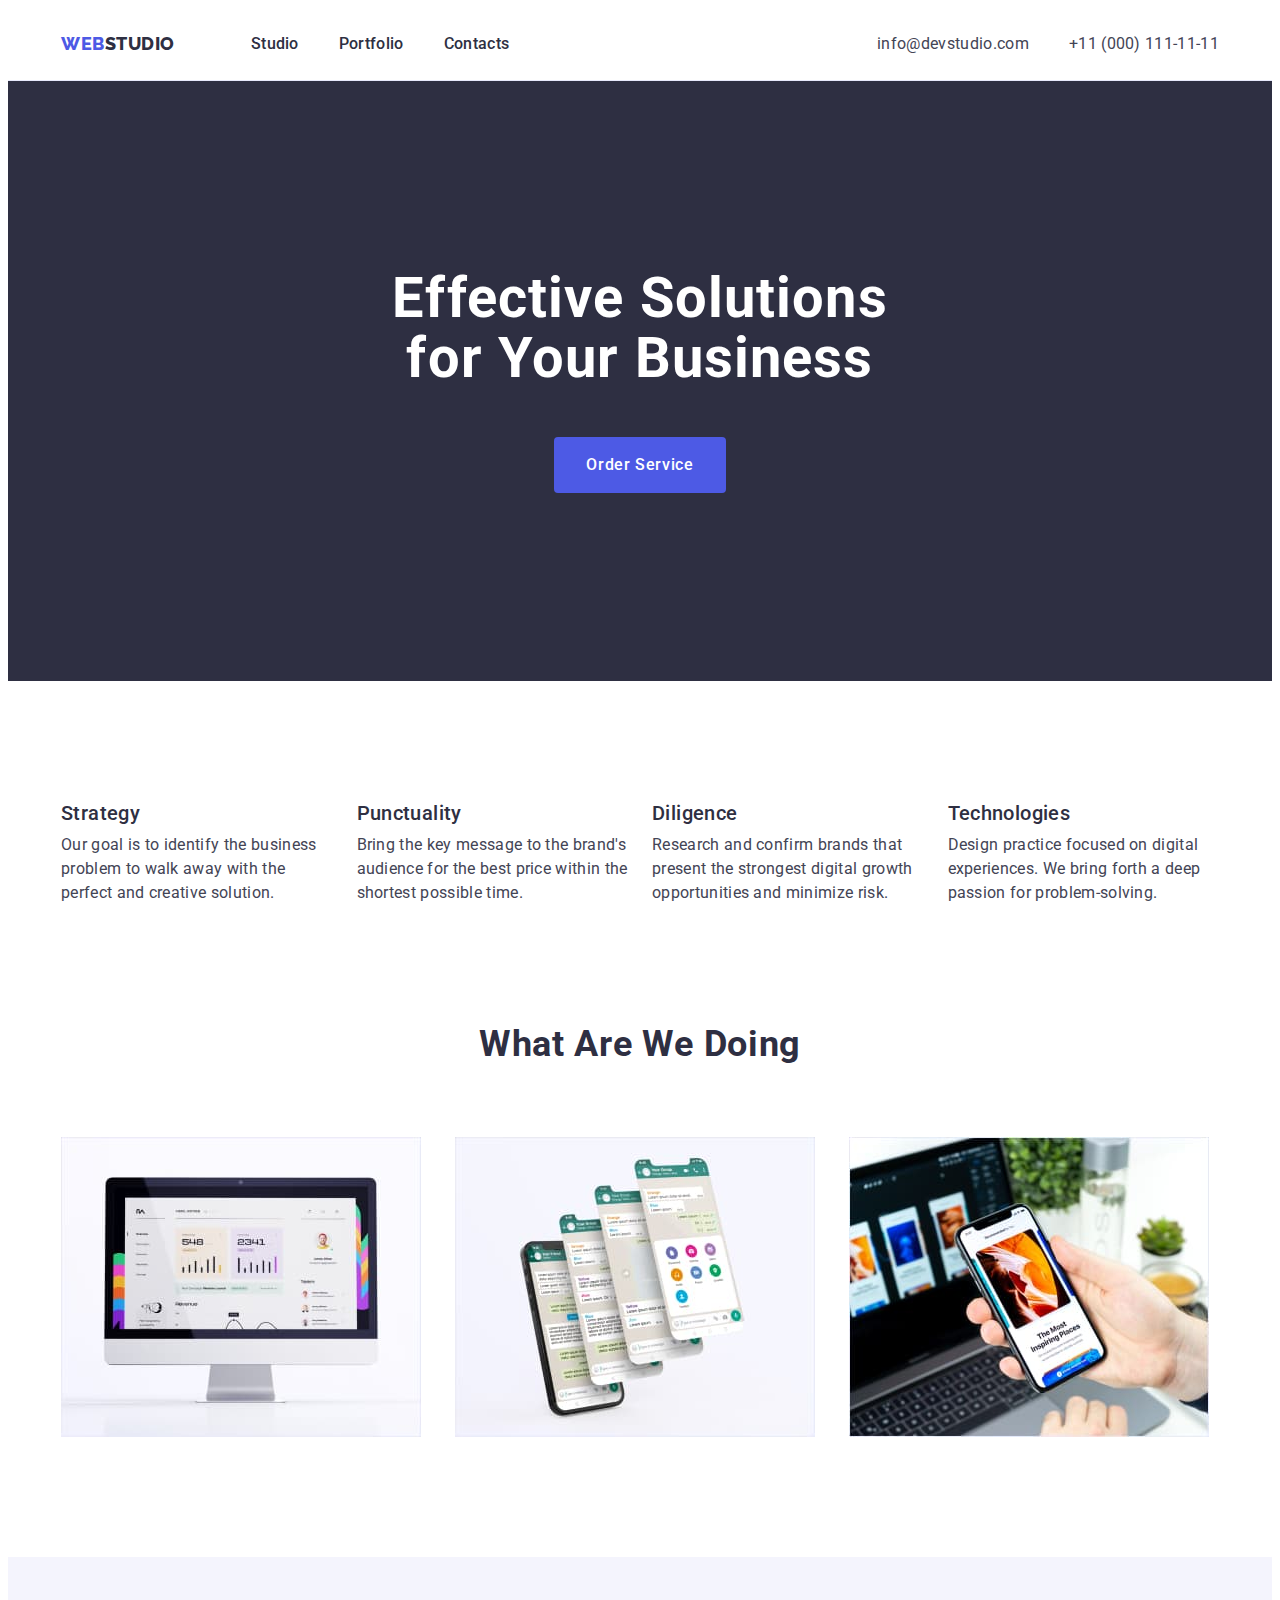
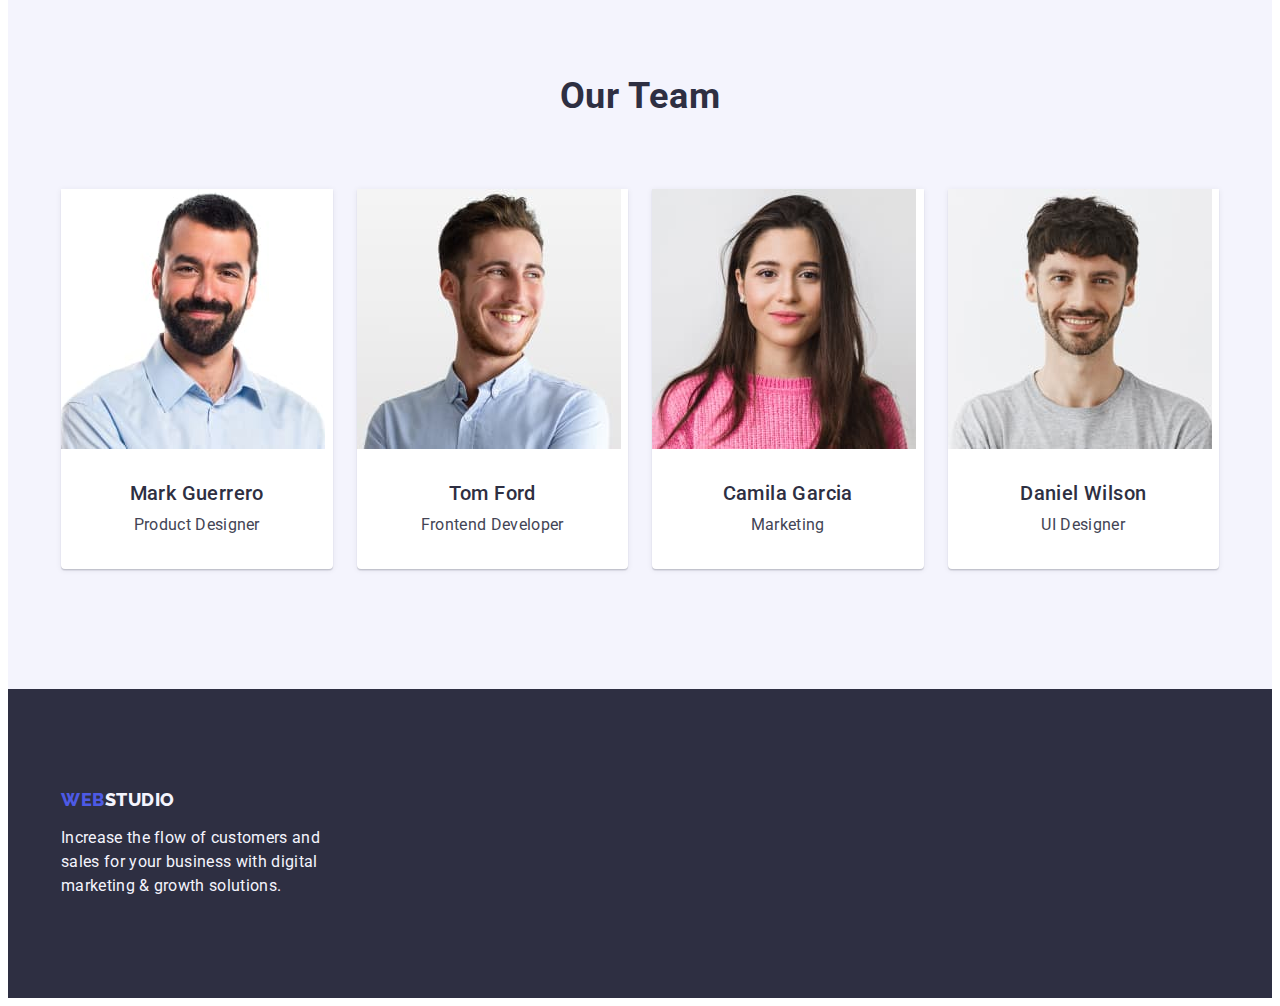
<file: index.html>
<!DOCTYPE html>
<html lang="en">
<head>
    <meta charset="UTF-8">
    <meta name="viewport" content="width=device-width, initial-scale=1.0">
    <title>Web Studio</title>
    <link rel="preconnect" href="https://fonts.googleapis.com">
    <link rel="preconnect" href="https://fonts.gstatic.com" crossorigin>
    <link href="https://fonts.googleapis.com/css2?family=Raleway:wght@800&family=Roboto:wght@400;500;700;900&display=swap"
        rel="stylesheet">
    <link rel="stylesheet" href="https://cdnjs.cloudflare.com/ajax/libs/modern-normalize/2.0.0/modern-normalize.min.css"
        integrity="sha512-4xo8blKMVCiXpTaLzQSLSw3KFOVPWhm/TRtuPVc4WG6kUgjH6J03IBuG7JZPkcWMxJ5huwaBpOpnwYElP/m6wg=="
        crossorigin="anonymous" referrerpolicy="no-referrer" />
    <link rel="stylesheet" href="./css/styles.css" />
</head>
<body>
    <header class="header">
        <div class="container header-container">
        <nav class="header-navigation">
            
        <a href="./index.html" class="header-logo link">WEB<span class="header-logo-accent">Studio</span></a>
            
        <ul class="header-menu list">
            <li class="header-menu-item"><a href="./index.html" class="header-menu-link link">Studio</a></li>
            <li class="header-menu-item"><a href="./portfolio.html" class="header-menu-link link">Portfolio</a></li>
            <li class="header-menu-item"><a href="" class="header-menu-link link">Contacts</a></li>
        </ul>
        </nav>
        <address class="header-address">
            <ul class="header-address-list list">
            <li class="header-address-list-item"><a href="mailto:info@devstudio.com" class="header-address-link link">info@devstudio.com</a></li>
            <li class="header-address-list-item"><a href="tel:+110001111111" class="header-address-link link">+11 (000) 111-11-11</a></li>
            </ul>
        </address>
        </div>
    </header>

    <main>
        <section class="hero">
        <div class="container hero-container">
        <h1 class="hero-title">Effective Solutions
            for Your Business</h1>
        <button type="button" class="hero-btn">Order Service</button>
        </div>
        </section>

        <section class="advantages">
          <div class="container">
            <h2 class="visually-hidden">Advantages</h2>
          <ul class="advantages-list list">
            <li class="advantages-item">
                <h3 class="advantages-subtitle">Strategy</h3>
                <p class="advantages-item-text">Our goal is to identify the business
                problem to walk away with the perfect and creative solution.</p>
            </li>
            <li class="advantages-item">
                <h3 class="advantages-subtitle">Punctuality</h3>
                <p class="advantages-item-text">Bring the key message to the brand's audience for the best price within the shortest possible time.</p>
            </li>
            <li class="advantages-item">
                <h3 class="advantages-subtitle">Diligence</h3>
                <p class="advantages-item-text">Research and confirm brands that present the strongest digital growth opportunities and minimize risk.</p>
            </li>
            <li class="advantages-item">
                <h3 class="advantages-subtitle">Technologies</h3>
                <p class="advantages-item-text">Design practice focused on digital experiences. We bring forth a deep passion for problem-solving.</p>
            </li>
          </ul>
          </div>
        </section>
        <section class="doing">
            <div class="container">
            <h2 class="doing-title">What are we doing</h2>
            <ul class="doing-list list">
                <li class="doing-item"><img src="./images/computer.jpg" alt="computer" width="360" height="300"></li>
                <li class="doing-item"><img src="./images/device.jpg" alt="device" width="360" height="300"></li>
                <li class="doing-item"><img src="./images/telephone.jpg" alt="telephone" width="360" height="300"></li>
            </ul>
            </div>
        </section>
        <section class="team">
            <div class="container">
            <h2 class="team-title">Our Team</h2>
            <ul class="team-list list">
                <li class="team-item">
                    <img src="./images/mark.jpg" alt="Mark" width="264" height="260">
                    <div class="team-foto">
                    <h3 class="team-name">Mark Guerrero</h3>
                    <p class="team-text">Product Designer</p>
                    </div>
                </li>
                <li class="team-item">
                    <img src="./images/tom.jpg" alt="Tom" width="264" height="260">
                    <div class="team-foto">
                    <h3 class="team-name">Tom Ford</h3>
                    <p class="team-text">Frontend Developer</p>
                    </div>
                </li>
                <li class="team-item">
                    <img src="./images/camila.jpg" alt="Camila" width="264" height="260">
                    <div class="team-foto">
                    <h3 class="team-name">Camila Garcia</h3>
                    <p class="team-text">Marketing</p>
                    </div>
                </li>
                <li class="team-item">
                    <img src="./images/daniel.jpg" alt="Daniel" width="264" height="260">
                    <div class="team-foto">
                    <h3 class="team-name">Daniel Wilson</h3>
                    <p class="team-text">UI Designer</p>
                    </div>
                </li>
            </ul>
            </div>
        </section>
    </main>
    <footer class="footer">
        <div class="container">
            
        <a href="./index.html" class="footer-logo link">WEB<span class="footer-logo-accent">Studio</span></a>
        <p class="footer-text">Increase the flow of customers and sales for your business with digital marketing & growth solutions.</p>
            
        </div>
    </footer>
</body>
</html>
</file>
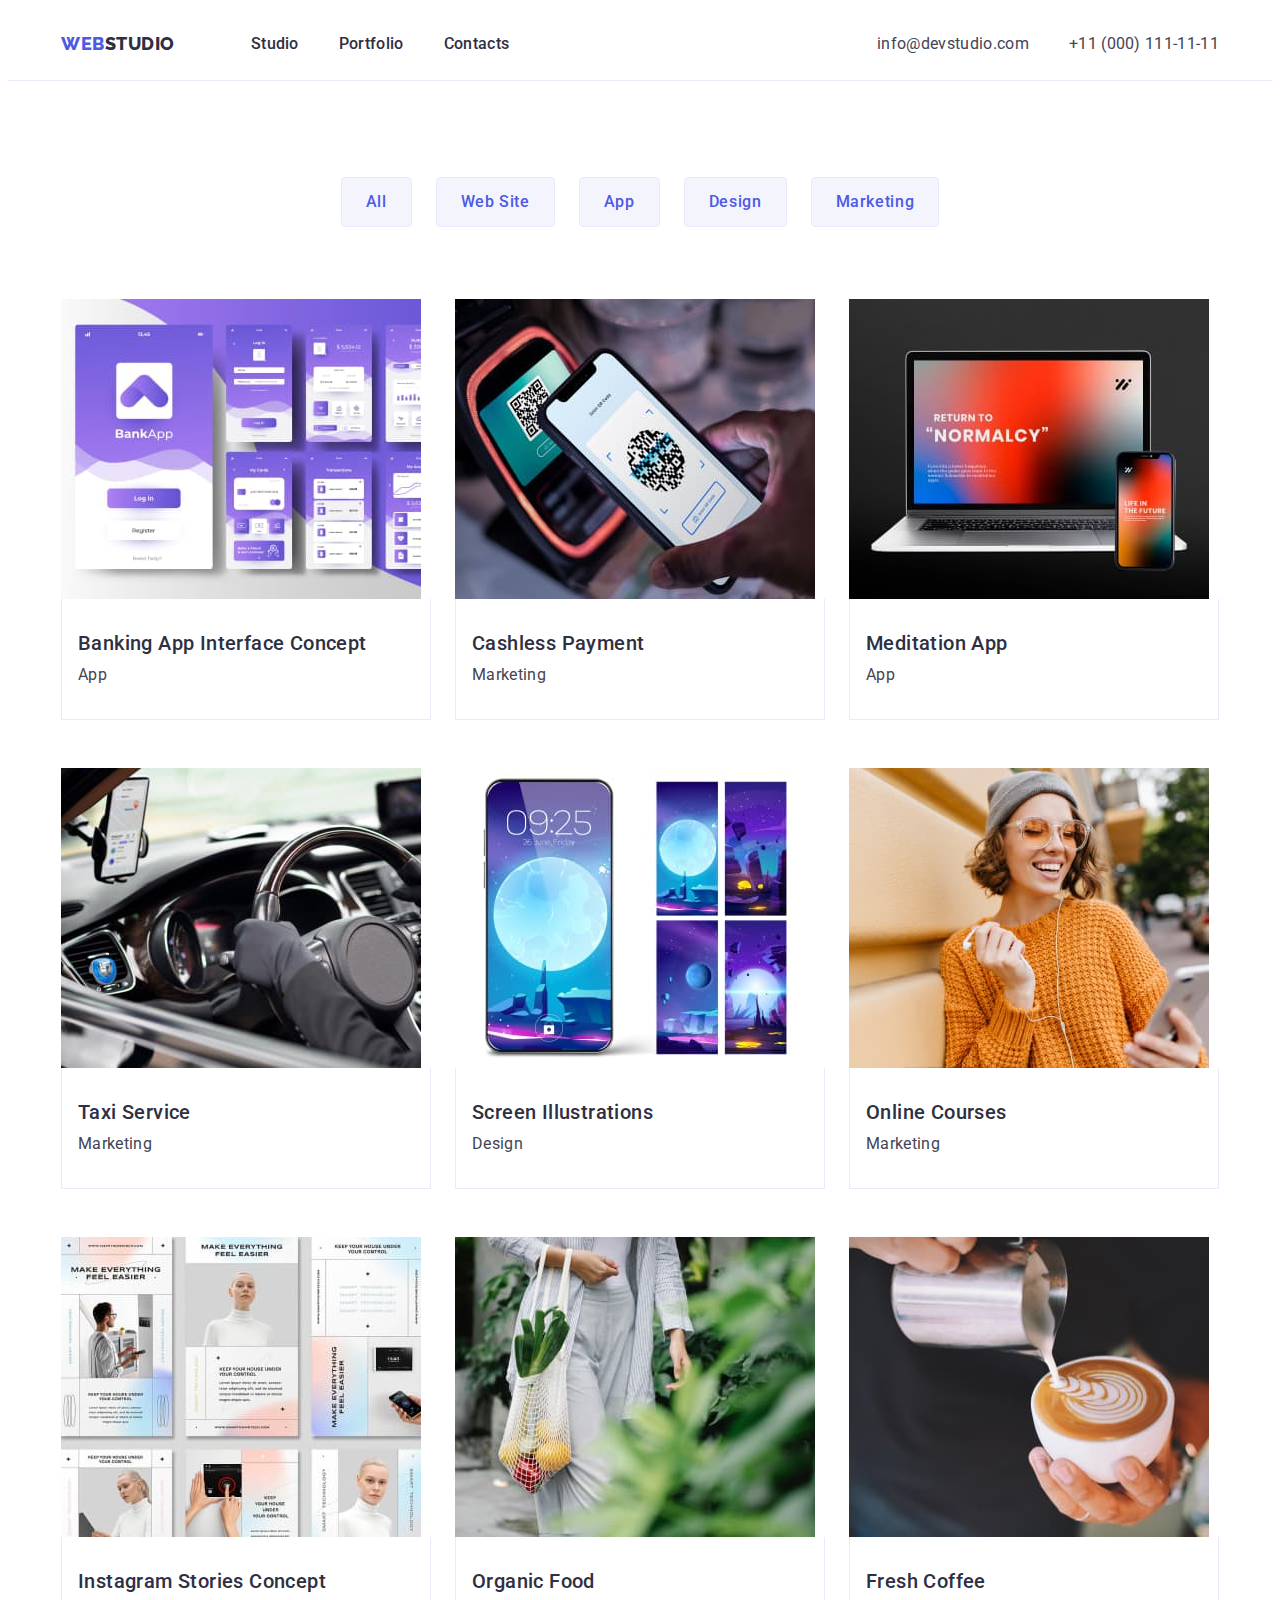
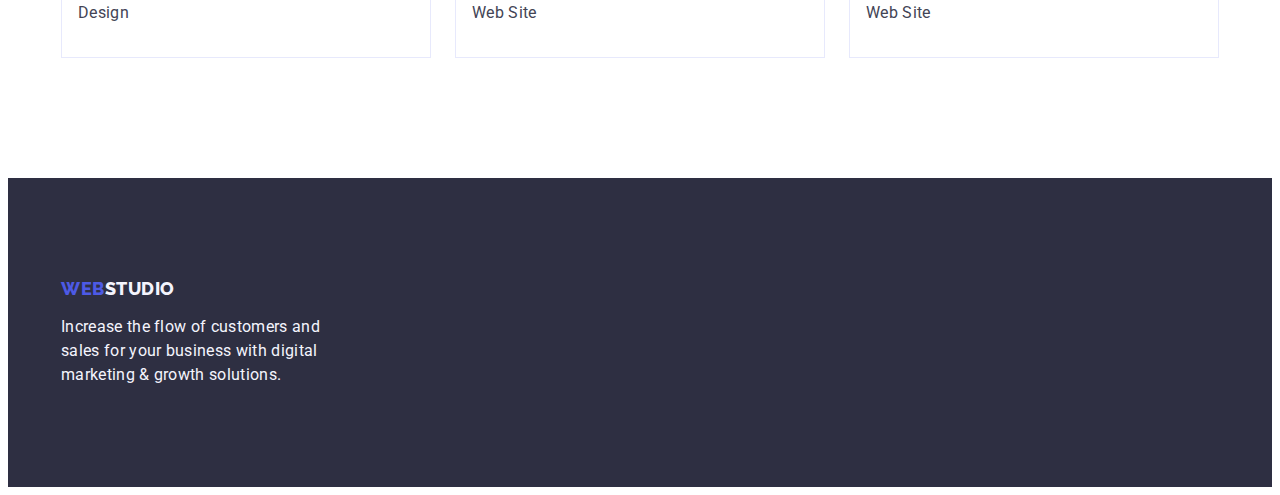
<file: portfolio.html>
<!DOCTYPE html>
<html lang="en">

<head>
    <meta charset="UTF-8">
    <meta name="viewport" content="width=device-width, initial-scale=1.0">
    <title>Portfolio</title>
    
    <link rel="preconnect" href="https://fonts.googleapis.com">
    <link rel="preconnect" href="https://fonts.gstatic.com" crossorigin>
    <link
        href="https://fonts.googleapis.com/css2?family=Raleway:wght@800&family=Roboto:wght@400;500;700;900&display=swap"
        rel="stylesheet">
    <link rel="stylesheet" href="https://cdnjs.cloudflare.com/ajax/libs/modern-normalize/2.0.0/modern-normalize.min.css"
        integrity="sha512-4xo8blKMVCiXpTaLzQSLSw3KFOVPWhm/TRtuPVc4WG6kUgjH6J03IBuG7JZPkcWMxJ5huwaBpOpnwYElP/m6wg=="
        crossorigin="anonymous" referrerpolicy="no-referrer" />
    <link rel="stylesheet" href="./css/styles.css" />
</head>
<body>
    <header class="header">
        <div class="container header-container">
        <nav class="header-navigation">
            <a href="./index.html" class="header-logo link">WEB<span class="header-logo-accent">Studio</span></a>
            <ul class="header-menu list">
                <li class="header-menu-item"><a href="./index.html" class="header-menu-link link">Studio</a></li>
                <li class="header-menu-item"><a href="./portfolio.html" class="header-menu-link link">Portfolio</a></li>
                <li class="header-menu-item"><a href="" class="header-menu-link link">Contacts</a></li>
            </ul>
        </nav> 
        <address class="header-address">
            <ul class="header-address-list list">
                <li class="header-address-list-item"><a href="mailto:info@devstudio.com" class="header-address-link link">info@devstudio.com</a></li>
                <li class="header-address-list-item"><a href="tel:+110001111111" class="header-address-link link">+11 (000) 111-11-11</a></li>
            </ul>
        </address>
        </div>
    </header>
    <main>
        <section class="portfolio">
            <div class="container">
            <h1 class="visually-hidden">Buttons and options</h1>
            <ul class="portfolio-filters-list list">
                <li class="portfolio-filters-item"><button type="button" class="portfolio-filters-btn">All</button></li>
                <li class="portfolio-filters-item" id="website"><button type="button" class="portfolio-filters-btn">Web Site</button></li>
                <li class="portfolio-filters-item" id="app"><button type="button" class="portfolio-filters-btn">App</button></li>
                <li class="portfolio-filters-item" id="design"><button type="button" class="portfolio-filters-btn">Design</button></li>
                <li class="portfolio-filters-item" id="marketing"><button type="button" class="portfolio-filters-btn">Marketing</button></li>
            </ul>

            <ul class="portfolio-projects-list list">
                <li class="projects-item">
                    <a href="#app" class="link">
                        
                    <img src="./images/interface.jpg" alt="Interface concept" width="360" height="300">
                    <div class="foto-container">
                    <h2 class="projects-name">Banking App Interface Concept</h2>
                    <p class="projects-filters">App</p>
                    </div>
                    </a>
                    
                </li>
                
                <li class="projects-item">
                    <a href="#marketing" class="link">
                    <img src="./images/payment.jpg" alt="Payment" width="360" height="300">
                    <div class="foto-container">
                    <h2 class="projects-name">Cashless Payment</h2>
                    <p class="projects-filters">Marketing</p>
                    </div>
                    </a>
                    
                </li>

                <li class="projects-item">
                    <a href="#app" class="link">
                    <img src="./images/meditation.jpg" alt="Meditation" width="360" height="300">
                    <div class="foto-container">
                    <h2 class="projects-name">Meditation App</h2>
                    <p class="projects-filters">App</p>
                    </div>
                    </a>
                    
                </li>

                <li class="projects-item">
                    <a href="#marketing" class="link">
                    <img src="./images/taxi.jpg" alt="Taxi" width="360" height="300">
                    <div class="foto-container">
                    <h2 class="projects-name">Taxi Service</h2>
                    <p class="projects-filters">Marketing</p>
                    </div>
                    </a>
                    
                </li>

                <li class="projects-item">
                    <a href="#design" class="link">
                    <img src="./images/screen.jpg" alt="Screen" width="360" height="300">
                    <div class="foto-container">
                    <h2 class="projects-name">Screen Illustrations</h2>
                    <p class="projects-filters">Design</p>
                    </div>
                    </a>
                    
                </li>

                <li class="projects-item">
                    <a href="#marketing" class="link">
                    <img src="./images/courses.jpg" alt="Courses" width="360" height="300">
                    <div class="foto-container">
                    <h2 class="projects-name">Online Courses</h2>
                    <p class="projects-filters">Marketing</p>
                    </div>
                    </a>
                    
                </li>

                <li class="projects-item">
                    <a href="#design" class="link">
                    <img src="./images/stories.jpg" alt="Stories concept" width="360" height="300">
                    <div class="foto-container">
                    <h2 class="projects-name">Instagram Stories Concept</h2>
                    <p class="projects-filters">Design</p>
                    </div>
                    </a>
                    
                </li>

                <li class="projects-item">
                    <a href="#website" class="link">
                    <img src="./images/food.jpg" alt="Food" width="360" height="300">
                    <div class="foto-container">
                    <h2 class="projects-name">Organic Food</h2>
                    <p class="projects-filters">Web Site</p>
                    </div>
                    </a>
                    
                </li>

                <li class="projects-item">
                    <a href="#website" class="link">
                    <img src="./images/coffee.jpg" alt="Coffee" width="360" height="300">
                    <div class="foto-container">
                    <h2 class="projects-name">Fresh Coffee</h2>
                    <p class="projects-filters">Web Site</p>
                    </div>
                    </a>
                    
                </li>
            </ul>
            </div>


        </section>
    </main>

    <footer class="footer">
        <div class="container">
        <a href="./index.html" class="footer-logo link">WEB<span class="footer-logo-accent">Studio</span></a>
        <p class="footer-text">Increase the flow of customers and sales for your business with digital marketing & growth
            solutions.</p>
        </div>
    </footer>
</body>
</html>
</file>
<file: css/styles.css>
:root {
    --navyblue: #2e2f42;
    --slate: #434455;
    --iris: #4d5ae5;
    --ocean: #404bbf;

}

p, h1, h2, h3, h4, h5, h6{
   margin-top: 0;
   margin-bottom: 0; 
}

ul, ol{
    margin-top: 0;
    margin-bottom: 0;
    padding-left: 0;
}

img{
    display: block;
    max-width: 100%;
    height: auto;
}

body{
    font-family: "Roboto", sans-serif;
    font-style: normal;
    color: #434455;
    background-color: #ffffff;
    
}

.container{
    width: 100%;
    max-width: 1158px;
    padding-left: 15px;
    padding-right: 15px;
    margin: 0 auto;
    
}

.visually-hidden {
    position: absolute;
    width: 1px;
    height: 1px;
    margin: -1px;
    border: 0;
    padding: 0;
    white-space: nowrap;
    clip-path: inset(100%);
    clip: rect(0 0 0 0);
    overflow: hidden;
}

.link{
    text-decoration: none;
}

.list{
    list-style-type: none;
}

/*!----------HEADER----------*/

.header{
    
    border-bottom: 1px solid var(--cornflower, #E7E9FC);
}

.header-logo{
    color: var(--iris);
    font-size: 18px;
    font-family: "Raleway", sans-serif;
    font-style: normal;
    font-weight: 800;
    line-height: 1.17;
    letter-spacing: 0.03em;
    text-transform: uppercase;

    display: flex;
    align-items: center;

    margin-right: 76px;
}

.header-logo-accent{
    color: var(--navyblue);
    font-size: 18px;
    font-family: "Raleway", sans-serif;
    font-style: normal;
    font-weight: 800;
    line-height: 1.17;
    letter-spacing: 0.03em;
    text-transform: uppercase;
}

.header-container{
    justify-content: space-between;
    display: flex;
    align-items: center;
}

.header-navigation{
    display: flex;
    align-items: center;
    
}

.header-menu{
    display: flex;
    gap: 40px;
}



.header-address-list{
    display: flex;
   
    gap: 40px;
}

.header-menu-link{
    color: var(--navyblue);
    font-size: 16px;
    font-style: normal;
    font-weight: 500;
    line-height: 1.5;
    letter-spacing: 0.02em;
    
    padding: 24px 0;
    display: block;
}

.header-menu-link:hover,
.header-menu-link:focus{
    color: var(--ocean);
}

.header-address{
    font-style: normal;
    
}

.header-address-link{
    color: var(--slate);
    font-size: 16px;
    font-style: normal;
    font-weight: 400;
    line-height: 1.5;
    letter-spacing: 0.02em;
}

.header-address-link:hover,
.header-address-link:focus{
    color: var(--ocean);
}


/*!----------HERO----------*/

.hero{
    background-color: var(--navyblue);
    padding: 188px 0;
    margin: 0 auto;
    
    
}    

.hero-container{

}

.hero-title{
    color: #FFF;
    text-align: center;
    font-size: 56px;
    font-weight: 700;
    line-height: 1.07;
    letter-spacing: 0.02em;
    
    flex-direction: column;
    margin: 0 auto;
    max-width: 496px;
    margin-bottom: 48px;
}

.hero-btn{
    color: #FFF;
    font-size: 16px;
    font-family: "Roboto", sans-serif;
    font-style: normal;
    font-weight: 500;
    line-height: 1.5;
    letter-spacing: 0.04em;
    background-color: var(--iris);
    cursor: pointer;
    display: block;
    padding: 16px 32px;
    border-radius: 4px;
    border: none;
    margin: 0 auto;
    min-width: 169px;
}

.hero-btn:hover,
.hero-btn:focus {
    background-color: var(--ocean);
    color: #ffffff;
}

/*!----------ADVANTAGES----------*/

.advantages{
    background-color: #FFF;
    padding-top: 120px;
    padding-bottom: 120px;
}

.advantages-list{
    display: flex;
    gap: 24px;
}

.advantages-item{
    width: calc((100% - 24px * 3) / 4);
}

.advantages-subtitle{
    color: var(--navyblue);
    font-size: 20px;
    font-weight: 500;
    line-height: 1.2;
    letter-spacing: 0.02em;
    margin-bottom: 8px;
}

.advantages-item-text{
    color: var(--slate);
    font-size: 16px;
    line-height: 1.5;
    letter-spacing: 0.02em;   
}

/*!----------DOING----------*/

.doing{
    background-color: #FFF;
    padding-bottom: 120px;
}

.doing-title{
    color: var(--navyblue);
    text-align: center;
    font-size: 36px;
    font-weight: 700;
    line-height: 1.11;
    letter-spacing: 0.02em;
    text-transform: capitalize;
    
    margin-bottom: 72px;
}

.doing-list{
    display: flex;
    gap: 24px;
}

.doing-item{
    width: calc((100% - 48px) / 3);
   
}

/*!----------TEAM----------*/

.team{
    background-color: #F4F4FD;

    padding-top: 120px;

    padding-bottom: 120px;
}

.team-title{
    color: var(--navyblue);
    text-align: center;
    font-size: 36px;
    font-weight: 700;
    line-height: 1.11;
    letter-spacing: 0.02em;
    text-transform: capitalize;
    margin-bottom: 72px;
}

.team-list{
    display: flex ;
    gap: 24px;
}

.team-item{
    width: calc((100% - 72px) / 4);
    background-color: #FFF;
    border-radius: 0px 0px 4px 4px;
    box-shadow: 0px 2px 1px 0px rgba(46, 47, 66, 0.08), 0px 1px 1px 0px rgba(46, 47, 66, 0.16), 0px 1px 6px 0px rgba(46, 47, 66, 0.08);
}

.team-foto{
    padding: 32px 16px 32px;
}

.team-name{
    color: var(--navyblue);
    text-align: center;
    font-size: 20px;
    font-weight: 500;
    line-height: 1.2;
    letter-spacing: 0.02em;
    margin-bottom: 8px;
    
}

.team-text{
    color: var(--slate);
    text-align: center;
    font-size: 16px;
    line-height: 1.5;
    letter-spacing: 0.02em;

    text-align: center;
}

/*!----------FOOTER----------*/

.footer{
    background-color: var(--navyblue);
    padding-top: 100px;
    padding-bottom: 100px;
}

.footer-logo {
    color: var(--iris);
    font-size: 18px;
    font-family: "Raleway", sans-serif;
    font-style: normal;
    font-weight: 800;
    line-height: 1.17;
    letter-spacing: 0.03em;
    text-transform: uppercase;
    
    display: inline-block;
    margin-bottom: 16px;
}

.footer-logo-accent {
    color: #F4F4FD;
    font-size: 18px;
    font-family: "Raleway", sans-serif;
    font-style: normal;
    font-weight: 800;
    line-height: 1.17;
    letter-spacing: 0.03em;
    text-transform: uppercase;
    
}

.footer-text{
    color: #F4F4FD;
    font-size: 16px;
    line-height: 1.5;
    letter-spacing: 0.02em;
    
    max-width: 264px;
}

/*!----------PORTFOLIO----------*/

.portfolio{
    background-color: #FFF;
    padding-top: 96px;
    padding-bottom: 120px;
}

.portfolio-filters-list{
    display: flex;
    justify-content: center;
    gap: 24px;
    margin-bottom: 72px;
    
}

.portfolio-filters-btn{
    color: var(--iris);
    text-align: center;
    font-size: 16px;
    font-family: "Roboto", sans-serif;
    font-style: normal;
    font-weight: 500;
    line-height: 1.5;
    letter-spacing: 0.04em;
    background-color: #F4F4FD;
    cursor: pointer;
    border-radius: 4px;
    border: 1px solid var(--cornflower, #E7E9FC);
    display: flex;
    padding: 12px 24px;
    justify-content: center;
    align-items: center;
}

.portfolio-filters-btn:hover,
.portfolio-filters-btn:focus{
    background-color: var(--ocean);
    color: #ffffff;
    border: 1px solid transparent;
}

.portfolio-projects-list{
    display: flex;
    flex-wrap: wrap;
    gap: 48px 24px;
    justify-content: center;
}

.projects-item{
    width: calc((100% - 24px * 2) / 3);
    margin: 0auto;
}

.projects-name{
    color: var(--navyblue);
    font-size: 20px;
    font-weight: 500;
    line-height: 1.2;
    letter-spacing: 0.02em;
    margin-bottom: 8px;
}    

.projects-filters{
    color: var(--slate);
    font-size: 16px;
    line-height: 1.5;
    letter-spacing: 0.02em; 
}

.foto-container{
    padding: 32px 16px 32px 16px;
    border: 1px solid var(--cornflower, #E7E9FC);
    background: var(--white, #FFF);
    border-top: none;
}
</file>
